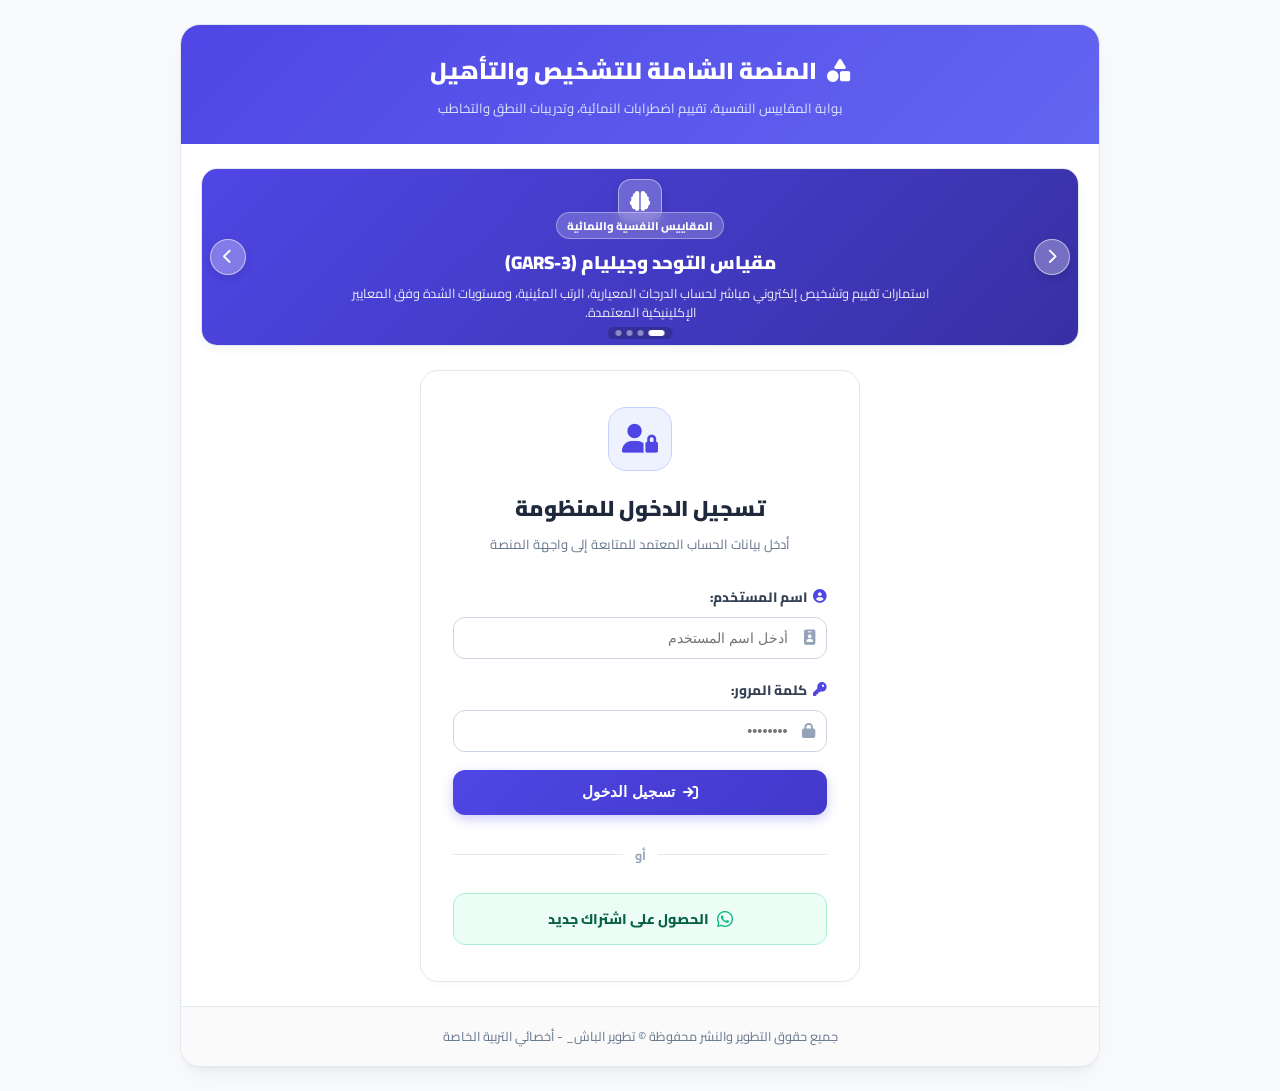
<file: index.html>
<!DOCTYPE html>
<html lang="ar" dir="rtl">
<head>
    <meta charset="UTF-8">
    <meta name="viewport" content="width=device-width, initial-scale=1.0, maximum-scale=1.0, user-scalable=no">
    <title>تسجيل الدخول - المنصة الشاملة للتشخيص والتأهيل</title>

    <!-- التحقق إذا كان مسجلاً بالفعل، يتم توجيهه إلى home.html فوراً -->
    <script>
        if (localStorage.getItem("currentUser")) {
            window.location.replace("home.html");
        }
    </script>

    <!-- استدعاء خط Cairo وأيقونات FontAwesome المعتمدة في report.html -->
    <link href="https://fonts.googleapis.com/css2?family=Cairo:wght@400;600;700;800;900&display=swap" rel="stylesheet">
    <link rel="stylesheet" href="https://cdnjs.cloudflare.com/ajax/libs/font-awesome/6.5.1/css/all.min.css">

    <style>
        :root {
            --primary-color: #4f46e5;
            --primary-light: #eef2ff;
            --primary-dark: #4338ca;
            --success-color: #10b981;
            --danger-color: #ef4444;
            --bg-color: #f8fafc;
            --card-bg: #ffffff;
            --text-main: #1e293b;
            --text-muted: #64748b;
            --border-color: #e2e8f0;
        }

        *, *::before, *::after {
            box-sizing: border-box;
            margin: 0;
            padding: 0;
            -webkit-tap-highlight-color: transparent;
        }

        body {
            font-family: 'Cairo', sans-serif;
            background-color: var(--bg-color);
            color: var(--text-main);
            padding: 1.5rem 0.75rem;
            min-height: 100vh;
            display: flex;
            flex-direction: column;
            justify-content: space-between;
        }

        .main-wrapper {
            width: 100%;
            max-width: 920px;
            margin: 0 auto;
            background: var(--card-bg);
            border-radius: 20px;
            box-shadow: 0 10px 25px -5px rgba(0, 0, 0, 0.05), 0 8px 10px -6px rgba(0, 0, 0, 0.05);
            border: 1px solid var(--border-color);
            overflow: hidden;
        }

        /* الهيدر العلوي بنمط report.html */
        .header {
            background: linear-gradient(135deg, #4f46e5 0%, #6366f1 100%);
            color: white;
            padding: 1.5rem 1.25rem;
            text-align: center;
        }

        .header h1 {
            font-size: 1.45rem;
            font-weight: 900;
            display: flex;
            align-items: center;
            justify-content: center;
            gap: 10px;
            flex-wrap: wrap;
        }

        .header p {
            color: #e0e7ff;
            font-size: 0.82rem;
            margin-top: 4px;
        }

        .content-area {
            padding: 1.5rem 1.25rem;
            display: flex;
            flex-direction: column;
            gap: 1.5rem;
        }

        /* =========================================
           سلايدر محتويات المنصة (الأيقونة في المنتصف بالأعلى)
           ========================================= */
        .slider-section {
            width: 100%;
            position: relative;
            background: #ffffff;
            border-radius: 16px;
            border: 1.5px solid var(--border-color);
            overflow: hidden;
            box-shadow: 0 4px 12px rgba(0, 0, 0, 0.03);
        }

        .slider-track {
            display: flex;
            transition: transform 0.6s cubic-bezier(0.16, 1, 0.3, 1);
            width: 100%;
        }

        .slide-item {
            min-width: 100%;
            display: flex;
            flex-direction: column;
            position: relative;
        }

        .slide-banner {
            width: 100%;
            padding: 2.7rem 2.8rem 1.4rem 2.8rem; /* مساحة علوية للأيقونة المركزية */
            display: flex;
            flex-direction: column;
            align-items: center;
            text-align: center;
            position: relative;
            color: white;
            min-height: 140px;
        }

        .slide-banner.theme-1 { background: linear-gradient(135deg, #4f46e5 0%, #3730a3 100%); }
        .slide-banner.theme-2 { background: linear-gradient(135deg, #0d9488 0%, #115e59 100%); }
        .slide-banner.theme-3 { background: linear-gradient(135deg, #2563eb 0%, #1e40af 100%); }
        .slide-banner.theme-4 { background: linear-gradient(135deg, #7c3aed 0%, #5b21b6 100%); }

        /* الأيقونة العائمة في المنتصف بالأعلى */
        .top-center-icon {
            position: absolute;
            top: 10px;
            left: 50%;
            transform: translateX(-50%);
            width: 44px;
            height: 44px;
            border-radius: 13px;
            background: rgba(255, 255, 255, 0.22);
            border: 1px solid rgba(255, 255, 255, 0.45);
            color: white;
            display: flex;
            align-items: center;
            justify-content: center;
            font-size: 1.25rem;
            backdrop-filter: blur(6px);
            box-shadow: 0 4px 10px rgba(0, 0, 0, 0.12);
            transition: transform 0.3s ease;
        }

        .slider-section:hover .top-center-icon {
            transform: translateX(-50%) scale(1.1);
        }

        .slide-tag {
            font-size: 0.7rem;
            font-weight: 800;
            background: rgba(255, 255, 255, 0.2);
            border: 1px solid rgba(255, 255, 255, 0.35);
            padding: 2px 10px;
            border-radius: 20px;
            margin-bottom: 0.35rem;
            backdrop-filter: blur(4px);
        }

        .slide-title {
            font-size: 1.15rem;
            font-weight: 900;
            margin-bottom: 0.25rem;
        }

        .slide-desc {
            font-size: 0.8rem;
            line-height: 1.5;
            color: rgba(255, 255, 255, 0.9);
            max-width: 620px;
        }

        /* علامات التمرير الجانبية (> و <) */
        .slider-side-nav {
            position: absolute;
            top: 50%;
            transform: translateY(-50%);
            width: 36px;
            height: 36px;
            border-radius: 50%;
            background: rgba(255, 255, 255, 0.3);
            border: 1px solid rgba(255, 255, 255, 0.55);
            color: white;
            display: flex;
            align-items: center;
            justify-content: center;
            cursor: pointer;
            backdrop-filter: blur(8px);
            z-index: 10;
            font-size: 0.95rem;
            font-weight: 900;
            box-shadow: 0 3px 10px rgba(0, 0, 0, 0.12);
            transition: all 0.25s cubic-bezier(0.4, 0, 0.2, 1);
        }

        .slider-side-nav.nav-right {
            right: 8px;
        }

        .slider-side-nav.nav-left {
            left: 8px;
        }

        .slider-side-nav:hover {
            background: #ffffff;
            color: var(--primary-color);
            transform: translateY(-50%) scale(1.08);
            box-shadow: 0 4px 15px rgba(79, 70, 229, 0.25);
        }

        .slider-side-nav:active {
            transform: translateY(-50%) scale(0.92);
        }

        /* مؤشرات النقاط السفلية */
        .slider-dots-box {
            position: absolute;
            bottom: 6px;
            left: 50%;
            transform: translateX(-50%);
            display: flex;
            gap: 5px;
            align-items: center;
            z-index: 10;
            background: rgba(15, 23, 42, 0.25);
            padding: 3px 8px;
            border-radius: 20px;
            backdrop-filter: blur(4px);
        }

        .slider-dot {
            width: 6px;
            height: 6px;
            border-radius: 50%;
            background: rgba(255, 255, 255, 0.45);
            cursor: pointer;
            transition: all 0.3s ease;
        }

        .slider-dot.active {
            width: 16px;
            border-radius: 8px;
            background: white;
        }

        /* =========================================
           بطاقة تسجيل الدخول
           ========================================= */
        .login-card-box {
            background: white;
            border: 1.5px solid var(--border-color);
            border-radius: 18px;
            padding: 1.75rem 1.25rem;
            max-width: 440px;
            margin: 0 auto;
            width: 100%;
            box-shadow: 0 4px 6px -1px rgba(0, 0, 0, 0.02);
        }

        @media (min-width: 480px) {
            .login-card-box {
                padding: 2.25rem 2rem;
            }
        }

        .login-header-icon {
            width: 64px;
            height: 64px;
            margin: 0 auto 1.1rem;
            border-radius: 18px;
            background: var(--primary-light);
            color: var(--primary-color);
            display: flex;
            align-items: center;
            justify-content: center;
            font-size: 1.8rem;
            border: 1px solid #c7d2fe;
        }

        .login-title {
            text-align: center;
            font-size: 1.35rem;
            font-weight: 900;
            color: #1e293b;
            margin-bottom: 4px;
        }

        .login-subtitle {
            text-align: center;
            font-size: 0.82rem;
            color: var(--text-muted);
            margin-bottom: 1.75rem;
        }

        .input-group {
            display: flex;
            flex-direction: column;
            gap: 0.45rem;
            margin-bottom: 1.1rem;
        }

        .input-group label {
            font-size: 0.85rem;
            font-weight: 800;
            color: #334155;
            display: flex;
            align-items: center;
            gap: 6px;
        }

        .input-group label i {
            color: var(--primary-color);
        }

        .input-wrapper {
            position: relative;
        }

        .input-icon {
            position: absolute;
            right: 12px;
            top: 50%;
            transform: translateY(-50%);
            color: #94a3b8;
            font-size: 0.95rem;
        }

        .input-wrapper input {
            width: 100%;
            padding: 0.75rem 2.4rem 0.75rem 0.9rem;
            border: 1.5px solid #cbd5e1;
            border-radius: 12px;
            font-size: 0.9rem;
            background: #ffffff;
            outline: none;
            color: var(--text-main);
            transition: all 0.25s ease;
        }

        .input-wrapper input:focus {
            border-color: var(--primary-color);
            box-shadow: 0 0 0 3px rgba(79, 70, 229, 0.15);
        }

        .btn-submit {
            width: 100%;
            background: linear-gradient(135deg, #4f46e5 0%, #4338ca 100%);
            color: white;
            border: none;
            padding: 0.85rem;
            border-radius: 12px;
            font-weight: 800;
            font-size: 0.95rem;
            cursor: pointer;
            display: flex;
            align-items: center;
            justify-content: center;
            gap: 8px;
            box-shadow: 0 4px 12px rgba(79, 70, 229, 0.28);
            transition: all 0.2s ease;
            margin-top: 1rem;
        }

        .btn-submit:hover {
            transform: translateY(-1px);
            box-shadow: 0 6px 16px rgba(79, 70, 229, 0.35);
        }

        .btn-submit:active {
            transform: scale(0.97);
        }

        .btn-submit:disabled {
            background: #94a3b8;
            cursor: not-allowed;
            transform: none;
            box-shadow: none;
        }

        .divider-box {
            position: relative;
            text-align: center;
            margin: 1.5rem 0;
        }

        .divider-box::before {
            content: '';
            position: absolute;
            top: 50%;
            left: 0;
            right: 0;
            border-top: 1px solid var(--border-color);
        }

        .divider-box span {
            position: relative;
            background: white;
            padding: 0 12px;
            font-size: 0.78rem;
            font-weight: 700;
            color: #94a3b8;
        }

        .btn-whatsapp {
            width: 100%;
            background: #ecfdf5;
            color: #065f46;
            border: 1.5px solid #a7f3d0;
            padding: 0.75rem;
            border-radius: 12px;
            font-weight: 800;
            font-size: 0.88rem;
            text-decoration: none;
            display: flex;
            align-items: center;
            justify-content: center;
            gap: 8px;
            transition: all 0.2s ease;
        }

        .btn-whatsapp i {
            color: var(--success-color);
            font-size: 1.15rem;
        }

        .btn-whatsapp:hover {
            background: #d1fae5;
            border-color: #6ee7b7;
            transform: translateY(-1px);
        }

        .btn-whatsapp:active {
            transform: scale(0.97);
        }

        .status-box {
            display: none;
            padding: 0.7rem;
            border-radius: 10px;
            font-size: 0.82rem;
            font-weight: 700;
            text-align: center;
            margin-top: 0.9rem;
        }

        .status-box.error {
            display: block;
            background: #fee2e2;
            color: #dc2626;
            border: 1px solid #fecaca;
        }

        .status-box.success {
            display: block;
            background: #dcfce7;
            color: #16a34a;
            border: 1px solid #bbf7d0;
        }

        .status-box.loading {
            display: block;
            background: #eef2ff;
            color: var(--primary-color);
            border: 1px solid #c7d2fe;
        }

        .footer-credit {
            text-align: center;
            padding: 1.1rem;
            font-size: 0.8rem;
            color: var(--text-muted);
            border-top: 1px solid var(--border-color);
            background: #fafafa;
        }
    </style>
</head>
<body>

    <div class="main-wrapper">
        <!-- الهيدر الموحد -->
        <header class="header">
            <h1>
                <i class="fa-solid fa-shapes"></i>
                <span>المنصة الشاملة للتشخيص والتأهيل</span>
            </h1>
            <p>بوابة المقاييس النفسية، تقييم اضطرابات النمائية، وتدريبات النطق والتخاطب</p>
        </header>

        <div class="content-area">
            
            <!-- نموذج سلايدر بدون مساحة جانبية مع أيقونة في المنتصف بالأعلى -->
            <div class="slider-section">

                <!-- زر التمرير إلى اليمين (السابق) -->
                <button type="button" class="slider-side-nav nav-right" onclick="prevSlide()" title="السابق">
                    <i class="fa-solid fa-chevron-right"></i>
                </button>

                <!-- زر التمرير إلى اليسار (التالي) -->
                <button type="button" class="slider-side-nav nav-left" onclick="nextSlide()" title="التالي">
                    <i class="fa-solid fa-chevron-left"></i>
                </button>

                <div class="slider-track" id="sliderTrack">
                    
                    <!-- الشريحة 1: المقاييس وتشخيص التوحد -->
                    <div class="slide-item">
                        <div class="slide-banner theme-1">
                            <div class="top-center-icon">
                                <i class="fa-solid fa-brain"></i>
                            </div>
                            <span class="slide-tag">المقاييس النفسية والنمائية</span>
                            <h3 class="slide-title">مقياس التوحد وجيليام (GARS-3)</h3>
                            <p class="slide-desc">
                                استمارات تقييم وتشخيص إلكتروني مباشر لحساب الدرجات المعيارية، الرتب المئينية، ومستويات الشدة وفق المعايير الإكلينيكية المعتمدة.
                            </p>
                        </div>
                    </div>

                    <!-- الشريحة 2: بروتوكول ABLLS-R -->
                    <div class="slide-item">
                        <div class="slide-banner theme-2">
                            <div class="top-center-icon">
                                <i class="fa-solid fa-book-bookmark"></i>
                            </div>
                            <span class="slide-tag">تقييم المهارات السلوكية واللغوية</span>
                            <h3 class="slide-title">برنامج الايبلز (ABLLS-R)</h3>
                            <p class="slide-desc">
                                تقييم شامل لكافة مجالات التعلم الأساسية واستخراج خطة الأهداف الفردية وجداول المتابعة الميدانية للطفل آلياً وبدون عناء.
                            </p>
                        </div>
                    </div>

                    <!-- الشريحة 3: كتابة وإعداد التقارير -->
                    <div class="slide-item">
                        <div class="slide-banner theme-3">
                            <div class="top-center-icon">
                                <i class="fa-solid fa-file-signature"></i>
                            </div>
                            <span class="slide-tag">التوثيق الإكلينيكي المعتمد</span>
                            <h3 class="slide-title">محرر التقارير الشهرية</h3>
                            <p class="slide-desc">
                                صياغة وتوثيق تقارير جلسات تنمية المهارات، التخاطب، الحسي، والحركي مع تنسيقات طباعة جاهزة واستخراج فوري بصيغة.
                            </p>
                        </div>
                    </div>

                    <!-- الشريحة 4: جلسات التخاطب والنطق -->
                    <div class="slide-item">
                        <div class="slide-banner theme-4">
                            <div class="top-center-icon">
                                <i class="fa-solid fa-head-side-cough"></i>
                            </div>
                            <span class="slide-tag">جلسات التخاطب وعيوب النطق</span>
                            <h3 class="slide-title">التدريب على اللدغات والخنف</h3>
                            <p class="slide-desc">
                                بنك الكلمات المصنفة لمخارج الأصوات والحروف في المواضع النطقية المختلفة مع تدريبات الكلام التلقائي والسياقي المعتمد.
                            </p>
                        </div>
                    </div>

                </div>

                <!-- مؤشرات النقاط السفلية -->
                <div class="slider-dots-box" id="sliderDots">
                    <div class="slider-dot active" onclick="goToSlide(0)"></div>
                    <div class="slider-dot" onclick="goToSlide(1)"></div>
                    <div class="slider-dot" onclick="goToSlide(2)"></div>
                    <div class="slider-dot" onclick="goToSlide(3)"></div>
                </div>
            </div>

            <!-- بطاقة تسجيل الدخول -->
            <div class="login-card-box">
                <div class="login-header-icon">
                    <i class="fa-solid fa-user-lock"></i>
                </div>
                <h2 class="login-title">تسجيل الدخول للمنظومة</h2>
                <p class="login-subtitle">أدخل بيانات الحساب المعتمد للمتابعة إلى واجهة المنصة</p>

                <form id="loginForm" onsubmit="handleLogin(event)">
                    <div class="input-group">
                        <label for="username">
                            <i class="fa-solid fa-circle-user"></i>
                            <span>اسم المستخدم:</span>
                        </label>
                        <div class="input-wrapper">
                            <i class="fa-solid fa-id-badge input-icon"></i>
                            <input type="text" id="username" required placeholder="أدخل اسم المستخدم">
                        </div>
                    </div>

                    <div class="input-group">
                        <label for="password">
                            <i class="fa-solid fa-key"></i>
                            <span>كلمة المرور:</span>
                        </label>
                        <div class="input-wrapper">
                            <i class="fa-solid fa-lock input-icon"></i>
                            <input type="password" id="password" required placeholder="••••••••">
                        </div>
                    </div>

                    <div id="statusBox" class="status-box"></div>

                    <button type="submit" id="submitBtn" class="btn-submit">
                        <i class="fa-solid fa-arrow-right-to-bracket"></i>
                        <span>تسجيل الدخول</span>
                    </button>
                </form>

                <div class="divider-box">
                    <span>أو</span>
                </div>

                <!-- زر الحصول على اشتراك عبر واتساب -->
                <a href="https://wa.me/201212436658?text=%D8%A7%D8%B1%D9%8A%D8%AF%20%D8%A7%D9%84%D8%AD%D8%B5%D9%88%D9%84%20%D8%B9%D9%84%D9%89%20%D8%A7%D8%B4%D8%AA%D8%B1%D8%A7%D9%83%20%D8%A8%D8%A7%D9%84%D9%85%D9%86%D8%B5%D8%A9"
                    target="_blank" class="btn-whatsapp">
                    <i class="fa-brands fa-whatsapp"></i>
                    <span>الحصول على اشتراك جديد</span>
                </a>
            </div>

        </div>

        <!-- فوتر المطور -->
        <footer class="footer-credit">
            جميع حقوق التطوير والنشر محفوظة © تطوير الباش_ - أخصائي التربية الخاصة
        </footer>
    </div>

    <script>
        const SCRIPT_URL = "https://script.google.com/macros/s/AKfycbxGhZDoNtGJSKLDnoA1KfPY7-QG9fQjvaqDWpOLpLedLi9hnb5ZUNf6l-61r-oGoNy0SA/exec";

        // ==========================================
        // محرك تشغيل السلايدر التفاعلي
        // ==========================================
        let currentSlide = 0;
        const totalSlides = 4;
        let slideInterval = null;

        function updateSlider() {
            const track = document.getElementById('sliderTrack');
            track.style.transform = `translateX(${currentSlide * 100}%)`;

            const dots = document.querySelectorAll('.slider-dot');
            dots.forEach((dot, idx) => {
                dot.classList.toggle('active', idx === currentSlide);
            });
        }

        function nextSlide() {
            currentSlide = (currentSlide + 1) % totalSlides;
            updateSlider();
            resetSlideTimer();
        }

        function prevSlide() {
            currentSlide = (currentSlide - 1 + totalSlides) % totalSlides;
            updateSlider();
            resetSlideTimer();
        }

        function goToSlide(index) {
            currentSlide = index;
            updateSlider();
            resetSlideTimer();
        }

        function startSlideTimer() {
            slideInterval = setInterval(nextSlide, 5000);
        }

        function resetSlideTimer() {
            clearInterval(slideInterval);
            startSlideTimer();
        }

        startSlideTimer();

        // ==========================================
        // معالجة تسجيل الدخول وربط الخادم
        // ==========================================
        async function handleLogin(e) {
            e.preventDefault();
            const u = document.getElementById("username").value.trim();
            const p = document.getElementById("password").value;
            const statusBox = document.getElementById("statusBox");
            const btn = document.getElementById("submitBtn");

            btn.disabled = true;
            btn.innerHTML = `<i class="fa-solid fa-spinner fa-spin"></i><span>جاري التحقق من الحساب...</span>`;
            statusBox.className = "status-box loading";
            statusBox.innerText = "جاري الاتصال بقاعدة البيانات وقفل الحساب...";

            try {
                const response = await fetch(SCRIPT_URL, {
                    method: "POST",
                    headers: { "Content-Type": "text/plain;charset=utf-8" },
                    body: JSON.stringify({ action: "login", username: u, password: p })
                });

                const data = await response.json();

                if (data.status === "success") {
                    statusBox.className = "status-box success";
                    statusBox.innerText = "تم تسجيل الدخول بنجاح! جاري تحويلك...";
                    
                    localStorage.setItem("currentUser", u);
                    
                    setTimeout(() => {
                        window.location.replace("home.html");
                    }, 600);
                } else {
                    statusBox.className = "status-box error";
                    statusBox.innerText = data.message || "بيانات الدخول غير صحيحة.";
                    btn.disabled = false;
                    btn.innerHTML = `<i class="fa-solid fa-arrow-right-to-bracket"></i><span>تسجيل الدخول</span>`;
                }
            } catch (err) {
                statusBox.className = "status-box error";
                statusBox.innerText = "تعذر الاتصال بالخادم. يرجى التحقق من اتصال الإنترنت.";
                btn.disabled = false;
                btn.innerHTML = `<i class="fa-solid fa-arrow-right-to-bracket"></i><span>تسجيل الدخول</span>`;
            }
        }
    </script>
</body>
</html>
</file>
<file: style.css>
:root {
    --primary-color: #4f46e5;
    --primary-light: #eef2ff;
    --primary-dark: #4338ca;
    --primary-gradient: linear-gradient(135deg, #4f46e5 0%, #6366f1 100%);
    --success-color: #10b981;
    --warning-color: #f59e0b;
    --danger-color: #ef4444;
    --bg-color: #f8fafc;
    --card-bg: #ffffff;
    --text-main: #1e293b;
    --text-muted: #64748b;
    --border-color: #e2e8f0;
    --border-hover: #cbd5e1;
    --radius: 16px;
    --radius-sm: 10px;
    --shadow-sm: 0 2px 4px rgba(0, 0, 0, 0.02);
    --shadow-md: 0 10px 25px -5px rgba(0, 0, 0, 0.05), 0 8px 10px -6px rgba(0, 0, 0, 0.05);

    --print-font-size: 10px;
    --print-cell-padding: 5px 7px;
}

*, *::before, *::after {
    box-sizing: border-box;
    margin: 0;
    padding: 0;
    font-family: 'Cairo', sans-serif;
    -webkit-tap-highlight-color: transparent;
}

body {
    background-color: var(--bg-color);
    color: var(--text-main);
    line-height: 1.6;
    min-height: 100vh;
    display: flex;
    flex-direction: column;
}

.svg-icon {
    width: 18px;
    height: 18px;
    fill: none;
    stroke: currentColor;
    stroke-width: 2;
    stroke-linecap: round;
    stroke-linejoin: round;
    display: inline-block;
    vertical-align: middle;
    flex-shrink: 0;
}

#toastContainer {
    position: fixed;
    top: 20px;
    left: 50%;
    transform: translateX(-50%);
    max-width: 440px;
    width: 90%;
    z-index: 99999;
    pointer-events: none;
    display: flex;
    flex-direction: column;
    gap: 10px;
}

.toast-card {
    pointer-events: auto;
    background: rgba(255, 255, 255, 0.98);
    backdrop-filter: blur(12px);
    border-radius: 14px;
    box-shadow: 0 15px 30px -5px rgba(15, 23, 42, 0.15), 0 0 0 1px rgba(226, 232, 240, 0.9);
    border-right: 5px solid var(--primary-color);
    padding: 12px 16px;
    display: flex;
    align-items: center;
    gap: 12px;
    transform: translateY(-20px) scale(0.95);
    opacity: 0;
    transition: all 0.3s cubic-bezier(0.16, 1, 0.3, 1);
    position: relative;
    overflow: hidden;
}

.toast-card.show {
    transform: translateY(0) scale(1);
    opacity: 1;
}

.toast-card.success { border-right-color: var(--success-color); }
.toast-card.warning { border-right-color: var(--warning-color); }
.toast-card.danger { border-right-color: var(--danger-color); }

.toast-icon-wrap {
    width: 36px;
    height: 36px;
    border-radius: 10px;
    display: flex;
    align-items: center;
    justify-content: center;
    flex-shrink: 0;
    background: var(--primary-light);
    color: var(--primary-color);
}

.toast-card.success .toast-icon-wrap { background: #dcfce7; color: var(--success-color); }
.toast-card.warning .toast-icon-wrap { background: #fef3c7; color: var(--warning-color); }
.toast-card.danger .toast-icon-wrap { background: #fee2e2; color: var(--danger-color); }

.toast-content { flex: 1; }
.toast-title {
    font-size: 0.9rem;
    font-weight: 800;
    color: var(--text-main);
    margin-bottom: 2px;
}
.toast-desc { font-size: 0.8rem; color: var(--text-muted); font-weight: 600; }
.toast-progress {
    position: absolute;
    bottom: 0;
    right: 0;
    height: 3px;
    background: currentColor;
    opacity: 0.3;
    width: 100%;
    animation: toastCountdown linear forwards;
}

@keyframes toastCountdown {
    from { width: 100%; }
    to { width: 0%; }
}

header {
    background: var(--primary-gradient);
    color: white;
    padding: 1.25rem 1.5rem;
    box-shadow: 0 4px 15px rgba(79, 70, 229, 0.15);
    position: sticky;
    top: 0;
    z-index: 100;
}

.header-wrap {
    max-width: 1100px;
    margin: 0 auto;
    display: flex;
    justify-content: space-between;
    align-items: center;
    gap: 16px;
    flex-wrap: wrap;
}

.header-title {
    display: flex;
    align-items: center;
    gap: 12px;
}

.header-title-icon {
    width: 48px;
    height: 48px;
    background: rgba(255, 255, 255, 0.18);
    border-radius: 14px;
    display: flex;
    align-items: center;
    justify-content: center;
    border: 1px solid rgba(255, 255, 255, 0.3);
    backdrop-filter: blur(4px);
}

.header-title-icon .svg-icon {
    width: 24px;
    height: 24px;
}

.header-title h1 { font-size: 1.25rem; font-weight: 900; }
.header-title p { font-size: 0.8rem; color: #e0e7ff; }

.header-actions {
    display: flex;
    align-items: center;
    gap: 8px;
    flex-wrap: wrap;
}

.header-btn {
    background: rgba(255, 255, 255, 0.18);
    color: white;
    border: 1px solid rgba(255, 255, 255, 0.35);
    border-radius: 12px;
    padding: 0.55rem 1rem;
    font-weight: 700;
    font-size: 0.85rem;
    cursor: pointer;
    display: inline-flex;
    align-items: center;
    justify-content: center;
    gap: 6px;
    backdrop-filter: blur(4px);
    transition: all 0.2s ease;
    text-decoration: none;
}

.header-btn:hover {
    background: rgba(255, 255, 255, 0.3);
    transform: translateY(-1px);
}

.header-btn-plan {
    background: white;
    color: var(--primary-color);
    border: none;
    border-radius: 12px;
    padding: 0.55rem 1.25rem;
    font-weight: 800;
    font-size: 0.88rem;
    cursor: pointer;
    display: inline-flex;
    align-items: center;
    justify-content: center;
    gap: 8px;
    box-shadow: 0 4px 10px rgba(0,0,0,0.1);
    transition: all 0.2s ease;
}

.header-btn-plan:hover {
    background: #f8fafc;
    transform: translateY(-1px);
    box-shadow: 0 6px 15px rgba(0,0,0,0.15);
}

.badge-count-header {
    background: var(--primary-light);
    color: var(--primary-color);
    padding: 2px 8px;
    border-radius: 20px;
    font-size: 0.78rem;
    font-weight: 900;
}

.stepper-nav {
    display: flex;
    background: white;
    border-radius: var(--radius);
    padding: 6px;
    margin-bottom: 20px;
    border: 1px solid var(--border-color);
    box-shadow: var(--shadow-sm);
    gap: 6px;
}

.step-pill {
    flex: 1;
    text-align: center;
    padding: 10px 14px;
    border-radius: 10px;
    font-size: 0.86rem;
    font-weight: 800;
    color: var(--text-muted);
    background: #f8fafc;
    border: 1px solid var(--border-color);
    cursor: pointer;
    transition: all 0.2s;
    display: flex;
    align-items: center;
    justify-content: center;
    gap: 8px;
}

.step-pill.active {
    background: var(--primary-color);
    color: white;
    border-color: var(--primary-color);
    box-shadow: 0 2px 8px rgba(79, 70, 229, 0.25);
}

.step-pill.completed {
    background: #ecfdf5;
    color: var(--success-color);
    border-color: #a7f3d0;
}

.app-container {
    max-width: 1040px;
    margin: 20px auto;
    padding: 0 14px;
    flex: 1;
    width: 100%;
}

.step-card {
    background: var(--card-bg);
    border-radius: 20px;
    border: 1px solid var(--border-color);
    padding: 24px;
    box-shadow: var(--shadow-md);
    margin-bottom: 20px;
}

.step-title {
    font-size: 1.15rem;
    font-weight: 900;
    color: #1e293b;
    margin-bottom: 16px;
    border-bottom: 2px solid #f1f5f9;
    padding-bottom: 10px;
    display: flex;
    align-items: center;
    gap: 8px;
}

.step-title .svg-icon {
    color: var(--primary-color);
}

.form-grid {
    display: grid;
    grid-template-columns: repeat(auto-fit, minmax(210px, 1fr));
    gap: 14px;
}

.form-group {
    display: flex;
    flex-direction: column;
    gap: 6px;
    width: 100%;
}

.form-group label {
    font-size: 0.85rem;
    font-weight: 800;
    color: #334155;
    display: flex;
    align-items: center;
    gap: 6px;
}

.form-group label .svg-icon {
    color: var(--primary-color);
}

.form-group input, .form-group select, .form-group textarea {
    padding: 0.75rem 0.9rem;
    border: 1.5px solid #cbd5e1;
    border-radius: 12px;
    font-size: 0.9rem;
    outline: none;
    background: #ffffff;
    transition: all 0.25s ease;
    color: var(--text-main);
    width: 100%;
    max-width: 100%;
}

.form-group input:focus, .form-group select:focus, .form-group textarea:focus {
    border-color: var(--primary-color);
    box-shadow: 0 0 0 3px rgba(79, 70, 229, 0.15);
}

.btn {
    padding: 0.7rem 1.5rem;
    border-radius: 12px;
    font-weight: 800;
    font-size: 0.88rem;
    cursor: pointer;
    border: none;
    display: inline-flex;
    align-items: center;
    justify-content: center;
    gap: 7px;
    transition: all 0.2s;
    text-decoration: none;
}

.btn-primary { 
    background: var(--primary-color); 
    color: white; 
    box-shadow: 0 4px 12px rgba(79, 70, 229, 0.25); 
}
.btn-primary:hover { 
    background: var(--primary-dark); 
    transform: translateY(-1px);
}

.btn-success { 
    background: var(--success-color); 
    color: white; 
    box-shadow: 0 4px 12px rgba(16, 185, 129, 0.25); 
}

.btn-royal {
    background: linear-gradient(135deg, #4f46e5 0%, #6366f1 100%);
    color: white;
    box-shadow: 0 4px 12px rgba(79, 70, 229, 0.3);
}
.btn-royal:hover {
    transform: translateY(-1px);
    box-shadow: 0 6px 16px rgba(79, 70, 229, 0.4);
}

.btn-outline { 
    background: #fff; 
    border: 1.5px solid var(--border-color); 
    color: #334155; 
}
.btn-outline:hover { 
    background: var(--bg-color); 
    border-color: var(--border-hover); 
}

.step-actions-footer {
    margin-top: 24px;
    display: flex;
    align-items: center;
    justify-content: space-between;
    gap: 16px;
    padding-top: 14px;
    border-top: 1px solid var(--border-color);
}

.step-nav-btn {
    min-width: 190px;
    height: 44px;
}

.btn-mini {
    padding: 5px 12px;
    font-size: 0.78rem;
    border-radius: 8px;
    font-weight: 700;
    cursor: pointer;
    border: 1px solid var(--border-color);
    background: #fff;
    color: var(--text-muted);
    transition: all 0.15s;
    display: inline-flex;
    align-items: center;
    gap: 4px;
}
.btn-mini:hover { 
    background: var(--primary-light); 
    color: var(--primary-color); 
    border-color: #c7d2fe; 
}

.skills-preset-box {
    background: linear-gradient(135deg, #eef2ff 0%, #f0fdf4 100%);
    border: 2px dashed #6366f1;
    border-radius: var(--radius);
    padding: 14px 18px;
    margin-bottom: 16px;
    display: flex;
    align-items: center;
    justify-content: space-between;
    flex-wrap: wrap;
    gap: 12px;
    cursor: pointer;
    transition: all 0.2s;
}

.skills-preset-box:hover {
    border-color: var(--primary-color);
    background: #e0e7ff;
}

.skills-preset-box.active {
    background: var(--primary-light);
    border: 2px solid var(--primary-color);
}

.skills-preset-content {
    display: flex;
    align-items: center;
    gap: 12px;
}

.skills-preset-checkbox {
    width: 20px;
    height: 20px;
    accent-color: var(--primary-color);
    cursor: pointer;
}

.skills-preset-info strong {
    display: flex;
    align-items: center;
    gap: 6px;
    font-size: 0.96rem;
    color: var(--primary-color);
    font-weight: 800;
}

.skills-preset-info span {
    font-size: 0.8rem;
    color: var(--text-muted);
    font-weight: 600;
}

.skills-badges {
    display: flex;
    gap: 6px;
    flex-wrap: wrap;
}

.skill-tag {
    background: var(--primary-color);
    color: white;
    font-weight: 800;
    font-size: 0.75rem;
    padding: 2px 8px;
    border-radius: 6px;
}

.dim-card {
    border: 1.5px solid var(--border-color);
    border-radius: var(--radius);
    margin-bottom: 12px;
    background: white;
    overflow: hidden;
    transition: all 0.2s ease;
}

.dim-card.active { border-color: #c7d2fe; }

.dim-header {
    padding: 14px 16px;
    background: #fbfcfd;
    display: flex;
    align-items: center;
    justify-content: space-between;
    cursor: pointer;
    user-select: none;
}

.dim-card.active .dim-header { background: var(--primary-light); }
.dim-title-group { display: flex; align-items: center; gap: 8px; }
.dim-checkbox { width: 18px; height: 18px; accent-color: var(--primary-color); cursor: pointer; }
.dim-title-text { font-size: 0.95rem; font-weight: 800; color: var(--text-main); }

.domains-drawer {
    display: none;
    padding: 14px 16px;
    background: white;
    border-top: 1px solid var(--border-color);
}

.dim-card.active .domains-drawer { display: block; }

.domains-toolbar {
    display: flex;
    align-items: center;
    justify-content: space-between;
    margin-bottom: 10px;
    flex-wrap: wrap;
    gap: 6px;
}

.domains-grid {
    display: grid;
    grid-template-columns: repeat(auto-fill, minmax(240px, 1fr));
    gap: 8px;
}

.domain-item {
    display: flex;
    align-items: center;
    justify-content: space-between;
    padding: 9px 12px;
    border: 1.5px solid var(--border-color);
    border-radius: var(--radius-sm);
    background: #fff;
    cursor: pointer;
    user-select: none;
    transition: all 0.15s;
}

.domain-item:hover { border-color: #c7d2fe; background: var(--primary-light); }
.domain-item.checked { border-color: var(--primary-color); background: var(--primary-light); }
.domain-right { display: flex; align-items: center; gap: 6px; }
.domain-code-badge { background: var(--primary-color); color: white; font-size: 0.75rem; font-weight: 800; padding: 2px 6px; border-radius: 4px; }
.domain-name { font-size: 0.85rem; font-weight: 700; }
.goal-count-badge { font-size: 0.72rem; background: #e2e8f0; color: var(--text-muted); padding: 2px 6px; border-radius: 10px; }

.domain-block {
    background: white;
    border-radius: var(--radius);
    border: 1px solid var(--border-color);
    margin-bottom: 18px;
    overflow: hidden;
    box-shadow: var(--shadow-sm);
}

.domain-block-header {
    background: linear-gradient(135deg, #4f46e5 0%, #6366f1 100%);
    color: white;
    padding: 12px 18px;
    display: flex;
    align-items: center;
    justify-content: space-between;
}

.task-card {
    border: 1.5px solid var(--border-color);
    border-radius: 12px;
    margin: 12px 14px;
    background: #fff;
    transition: all 0.2s;
}

.task-card.has-target { border-color: var(--primary-color); box-shadow: 0 4px 12px rgba(79, 70, 229, 0.1); }
.task-header {
    background: #f8fafc;
    padding: 9px 14px;
    border-bottom: 1px solid var(--border-color);
    display: flex;
    align-items: center;
    gap: 6px;
}

.task-id-badge { background: var(--primary-color); color: white; font-weight: 800; font-size: 0.78rem; padding: 1px 7px; border-radius: 4px; }
.task-title { font-weight: 700; font-size: 0.92rem; }
.task-body { padding: 12px 14px; }
.task-goal-desc { font-size: 0.82rem; color: var(--text-muted); margin-bottom: 10px; padding-right: 8px; border-right: 3px solid var(--primary-color); }
.criteria-flex { display: flex; flex-direction: column; gap: 6px; }

.criterion-box {
    display: flex;
    align-items: center;
    gap: 10px;
    padding: 8px 12px;
    border: 1.5px solid var(--border-color);
    border-radius: 8px;
    cursor: pointer;
    transition: all 0.15s;
}

.criterion-box:hover { background: var(--bg-color); border-color: #c7d2fe; }
.criterion-box.highlighted { background: var(--primary-light); border-color: var(--primary-color); }
.score-pill { background: #e2e8f0; color: var(--text-main); font-size: 0.72rem; font-weight: 800; padding: 2px 7px; border-radius: 4px; white-space: nowrap; }
.criterion-box.highlighted .score-pill { background: var(--primary-color); color: white; }
.crit-text { font-size: 0.85rem; flex: 1; }

.criterion-box input[type="checkbox"] {
    width: 17px;
    height: 17px;
    accent-color: var(--primary-color);
    cursor: pointer;
    pointer-events: none;
}

/* ========================================================
   تنسيق القسم الإضافي الرأسي المطور (Field Cards)
   ======================================================== */
.custom-domain-section {
    background: white;
    border-radius: var(--radius);
    border: 2px dashed #c7d2fe;
    margin-top: 24px;
    margin-bottom: 70px;
    overflow: hidden;
    box-shadow: var(--shadow-sm);
    transition: all 0.25s ease;
}

.custom-domain-section.active {
    border: 2px solid var(--primary-color);
    box-shadow: var(--shadow-md);
}

.custom-section-header {
    background: #f8fafc;
    padding: 14px 18px;
    display: flex;
    align-items: center;
    justify-content: space-between;
    border-bottom: 1.5px solid var(--border-color);
    flex-wrap: wrap;
    gap: 10px;
}

.custom-section-header.active {
    background: linear-gradient(135deg, #4f46e5 0%, #6366f1 100%);
    color: white;
    border-bottom: none;
}

.custom-header-title {
    display: flex;
    align-items: center;
    gap: 10px;
    font-size: 1.05rem;
    font-weight: 900;
}

.custom-toggle-wrap {
    display: flex;
    align-items: center;
    gap: 8px;
    cursor: pointer;
    font-weight: 800;
    font-size: 0.88rem;
    user-select: none;
}

.custom-toggle-wrap input[type="checkbox"] {
    width: 18px;
    height: 18px;
    accent-color: var(--primary-color);
    cursor: pointer;
}

.custom-section-body {
    padding: 20px 18px;
    display: none;
    flex-direction: column;
    gap: 18px;
    background: #fafcff;
}

.custom-section-body.active {
    display: flex;
}

.custom-domain-meta-box {
    background: white;
    border: 1.5px solid var(--border-color);
    border-radius: 14px;
    padding: 16px;
    display: flex;
    flex-direction: column;
    gap: 14px;
    box-shadow: var(--shadow-sm);
}

.custom-goals-feed {
    display: flex;
    flex-direction: column;
    gap: 16px;
    width: 100%;
}

.custom-goal-card {
    background: white;
    border: 1.5px solid var(--border-color);
    border-radius: 14px;
    padding: 16px;
    display: flex;
    flex-direction: column;
    gap: 12px;
    box-shadow: var(--shadow-sm);
    position: relative;
    border-right: 5px solid var(--primary-color);
    width: 100%;
}

.custom-goal-header-row {
    display: flex;
    align-items: center;
    justify-content: space-between;
    gap: 10px;
    padding-bottom: 6px;
    border-bottom: 1px solid var(--border-color);
}

.custom-goal-header-row strong {
    font-size: 0.92rem;
    font-weight: 900;
    color: var(--primary-color);
    display: flex;
    align-items: center;
    gap: 6px;
}

/* تنسيق الحقول تحت بعضها بشكل كامل ومريح */
.custom-fields-vertical {
    display: flex;
    flex-direction: column;
    gap: 12px;
    width: 100%;
}

.custom-crit-box-wrap {
    background: #f8fafc;
    border: 1px solid var(--border-color);
    border-radius: 12px;
    padding: 12px;
    display: flex;
    flex-direction: column;
    gap: 8px;
    width: 100%;
}

.custom-crit-row {
    display: flex;
    align-items: center;
    gap: 8px;
    width: 100%;
}

.btn-danger-mini {
    background: #fee2e2;
    color: var(--danger-color);
    border: 1px solid #fecaca;
    padding: 4px 10px;
    border-radius: 8px;
    font-size: 0.75rem;
    font-weight: 800;
    cursor: pointer;
    display: inline-flex;
    align-items: center;
    gap: 4px;
    transition: all 0.15s;
    white-space: nowrap;
}

.btn-danger-mini:hover {
    background: #fca5a5;
    color: #991b1b;
}

.bottom-bar {
    position: fixed;
    bottom: 0;
    left: 0;
    right: 0;
    background: rgba(255, 255, 255, 0.98);
    backdrop-filter: blur(10px);
    border-top: 1px solid var(--border-color);
    padding: 12px 20px;
    box-shadow: 0 -4px 15px rgba(0,0,0,0.06);
    display: flex;
    align-items: center;
    justify-content: space-between;
    z-index: 90;
}

.bottom-bar-stat {
    font-size: 0.9rem;
    font-weight: 800;
    display: flex;
    align-items: center;
    gap: 8px;
}

footer.site-footer {
    background: #ffffff;
    border-top: 1px solid var(--border-color);
    padding: 16px 20px;
    text-align: center;
    font-size: 0.85rem;
    font-weight: 700;
    color: var(--text-muted);
    margin-top: auto;
}

#planModalView {
    display: none;
    position: fixed;
    top: 0;
    left: 0;
    right: 0;
    bottom: 0;
    background: #ffffff;
    z-index: 200;
    overflow-y: auto;
    padding: 16px;
}

.plan-sheet-wrap {
    max-width: 980px;
    margin: 0 auto;
    transition: max-width 0.25s ease;
}

.plan-sheet-wrap.landscape-mode {
    max-width: 1300px;
}

.plan-top-toolbar {
    background: #ffffff;
    border: 1px solid var(--border-color);
    border-radius: var(--radius);
    padding: 12px 16px;
    margin-bottom: 16px;
    display: flex;
    flex-wrap: wrap;
    align-items: center;
    justify-content: space-between;
    gap: 10px;
    box-shadow: var(--shadow-sm);
}

.toolbar-group {
    display: flex;
    align-items: center;
    flex-wrap: wrap;
    gap: 8px;
}

.print-settings-overlay {
    display: none;
    position: fixed;
    inset: 0;
    background: rgba(15, 23, 42, 0.6);
    backdrop-filter: blur(6px);
    z-index: 300;
    align-items: center;
    justify-content: center;
    padding: 16px;
    animation: fadeInOverlay 0.2s ease;
}

@keyframes fadeInOverlay {
    from { opacity: 0; }
    to { opacity: 1; }
}

.print-settings-dialog {
    background: #ffffff;
    border-radius: 20px;
    width: 100%;
    max-width: 680px;
    max-height: 90vh;
    overflow-y: auto;
    box-shadow: var(--shadow-md);
    border: 1px solid var(--border-color);
    display: flex;
    flex-direction: column;
}

.settings-dialog-header {
    padding: 18px 24px;
    border-bottom: 1px solid var(--border-color);
    display: flex;
    align-items: center;
    justify-content: space-between;
    background: #fafcff;
}

.settings-dialog-header h3 {
    font-size: 1.15rem;
    font-weight: 900;
    color: var(--primary-color);
    display: flex;
    align-items: center;
    gap: 8px;
}

.close-dialog-btn {
    width: 32px;
    height: 32px;
    border-radius: 8px;
    border: none;
    background: #f1f5f9;
    color: var(--text-muted);
    cursor: pointer;
    display: flex;
    align-items: center;
    justify-content: center;
    transition: all 0.2s;
}

.close-dialog-btn:hover {
    background: #fee2e2;
    color: var(--danger-color);
}

.settings-dialog-body {
    padding: 22px 24px;
    display: flex;
    flex-direction: column;
    gap: 18px;
}

.settings-section-card {
    background: #f8fafc;
    border: 1px solid var(--border-color);
    border-radius: 14px;
    padding: 14px 16px;
}

.settings-section-title {
    font-size: 0.88rem;
    font-weight: 800;
    color: #1e293b;
    margin-bottom: 12px;
    display: flex;
    align-items: center;
    gap: 6px;
}

.settings-section-title .svg-icon {
    color: var(--primary-color);
}

.settings-grid {
    display: grid;
    grid-template-columns: repeat(auto-fit, minmax(220px, 1fr));
    gap: 12px;
}

.ctrl-item {
    display: flex;
    flex-direction: column;
    gap: 5px;
}

.ctrl-item label {
    font-size: 0.82rem;
    font-weight: 700;
    color: var(--text-muted);
}

.ctrl-item input[type="text"], .ctrl-item select, .ctrl-item input[type="file"] {
    padding: 9px 12px;
    border-radius: 10px;
    border: 1.5px solid var(--border-color);
    font-size: 0.88rem;
    background: #fff;
    outline: none;
    transition: border-color 0.2s;
}

.ctrl-item input[type="text"]:focus, .ctrl-item select:focus {
    border-color: var(--primary-color);
}

.toggle-switch-card {
    display: flex;
    align-items: center;
    justify-content: space-between;
    padding: 10px 14px;
    background: #ffffff;
    border: 1.5px solid var(--border-color);
    border-radius: 12px;
    margin-top: 8px;
    cursor: pointer;
    transition: all 0.2s;
}

.toggle-switch-card:hover {
    border-color: #c7d2fe;
    background: var(--primary-light);
}

.toggle-switch-card strong {
    font-size: 0.85rem;
    display: flex;
    align-items: center;
    gap: 8px;
    color: var(--text-main);
}

.toggle-switch-card small {
    display: block;
    font-size: 0.74rem;
    color: var(--text-muted);
    font-weight: 600;
    margin-top: 2px;
}

.toggle-switch-card input[type="checkbox"] {
    width: 18px;
    height: 18px;
    accent-color: var(--primary-color);
    cursor: pointer;
}

.settings-dialog-footer {
    padding: 18px 24px;
    border-top: 1px solid var(--border-color);
    background: #fafcff;
    display: flex;
    justify-content: center;
    align-items: center;
}

.btn-apply-settings {
    min-width: 260px;
    height: 44px;
}

.plan-header-block {
    display: flex;
    align-items: center;
    justify-content: space-between;
    gap: 14px;
    margin-bottom: 12px;
    border-bottom: 2.5px solid var(--primary-color);
    padding-bottom: 8px;
}

.plan-header-titles {
    flex: 1;
    text-align: center;
}

.plan-header-titles h2 {
    font-size: 1.3rem;
    color: var(--primary-color);
    font-weight: 900;
}

.plan-header-titles p {
    color: var(--text-muted);
    font-size: 0.8rem;
}

.plan-logo-container {
    display: none;
    max-width: 100px;
    max-height: 60px;
    object-fit: contain;
}

.plan-meta-grid {
    display: grid;
    grid-template-columns: repeat(5, 1fr);
    gap: 8px;
    background: #f8fafc;
    border: 1px solid var(--border-color);
    padding: 8px 12px;
    border-radius: 8px;
    margin-bottom: 14px;
    font-size: 10px;
}

.plan-meta-grid.compact-single-line {
    display: flex !important;
    flex-direction: row !important;
    align-items: center !important;
    justify-content: space-between !important;
    flex-wrap: nowrap !important;
    gap: 12px !important;
    padding: 4px 10px !important;
    margin-bottom: 8px !important;
    background: #f8fafc !important;
    border: 1px solid #cbd5e1 !important;
    border-radius: 6px !important;
    font-size: 9.5px !important;
    line-height: 1.3 !important;
    overflow: hidden !important;
    white-space: nowrap !important;
}

.plan-meta-grid.compact-single-line > div {
    display: inline-flex !important;
    align-items: center !important;
    gap: 4px !important;
    flex: 1 1 auto !important;
    justify-content: center !important;
}

.plan-meta-grid.compact-single-line > div:not(:last-child) {
    border-left: 1px solid #cbd5e1;
    padding-left: 8px;
}

.domain-plan-header {
    background: #e0f2fe;
    color: #0369a1;
    padding: 6px 12px;
    border-radius: 6px;
    font-size: 0.88rem;
    font-weight: 800;
    margin: 10px 0 6px 0;
    border-right: 4px solid #0284c7;
}

.plan-table {
    width: 100%;
    border-collapse: collapse;
    margin-bottom: 10px;
    font-size: var(--print-font-size);
    table-layout: auto;
}

.plan-table th, .plan-table td {
    border: 1px solid #cbd5e1;
    padding: var(--print-cell-padding);
    text-align: right;
    vertical-align: middle;
    word-wrap: break-word;
}

.plan-table th {
    background: #f1f5f9;
    color: #1e293b;
    font-weight: 800;
}

.col-code { width: 9%; }
.col-goal { width: 31%; }
.col-score { width: 8%; }
.col-crit { width: 26%; }
.col-notes { width: 13%; }
.col-assists { width: 13%; }

.blank-notes-col {
    background: #fafafa;
}

.plan-footer-rights {
    text-align: center;
    margin-top: 14px;
    padding-top: 8px;
    border-top: 1px solid var(--border-color);
    font-size: 0.78rem;
    font-weight: 700;
    color: var(--text-muted);
}

.plan-sheet-wrap.landscape-mode .col-code { width: 8% !important; }
.plan-sheet-wrap.landscape-mode .col-goal { width: 32% !important; }
.plan-sheet-wrap.landscape-mode .col-score { width: 7% !important; }
.plan-sheet-wrap.landscape-mode .col-crit { width: 27% !important; }
.plan-sheet-wrap.landscape-mode .col-notes { width: 13% !important; }
.plan-sheet-wrap.landscape-mode .col-assists { width: 13% !important; }

@media print {
    html, body {
        background: white !important;
        color: black !important;
        margin: 0 !important;
        padding: 0 !important;
        display: block !important;
    }
    .svg-icon, .no-print, header, .bottom-bar, footer.site-footer, #toastContainer, .stepper-nav, .print-settings-overlay {
        display: none !important;
    }
    #planModalView {
        display: block !important;
        position: static !important;
        padding: 0 !important;
        overflow: visible !important;
    }
    .plan-sheet-wrap {
        max-width: 100% !important;
        margin: 0 !important;
        padding: 0 !important;
    }
    .plan-top-toolbar {
        display: none !important;
    }
    .domain-plan-header {
        background: #e0f2fe !important;
        color: #0369a1 !important;
        -webkit-print-color-adjust: exact;
        print-color-adjust: exact;
        break-after: avoid;
    }
    .plan-table {
        break-inside: auto;
        width: 100% !important;
    }
    .plan-table tr {
        break-inside: avoid;
        break-after: auto;
    }
    .plan-table th {
        background: #f1f5f9 !important;
        -webkit-print-color-adjust: exact;
        print-color-adjust: exact;
    }
    .plan-meta-grid.compact-single-line {
        display: flex !important;
        flex-direction: row !important;
        justify-content: space-between !important;
        white-space: nowrap !important;
        border: 1px solid #cbd5e1 !important;
        -webkit-print-color-adjust: exact;
        print-color-adjust: exact;
    }
    .plan-footer-rights {
        break-inside: avoid;
    }
}

@media (max-width: 768px) {
    .plan-meta-grid:not(.compact-single-line) { grid-template-columns: 1fr 1fr; }
    .plan-meta-grid.compact-single-line { flex-wrap: wrap !important; }
    .header-actions { width: 100%; margin-top: 4px; }
    .stepper-nav { flex-wrap: wrap; }
    .step-pill { flex-basis: 48%; }
    .plan-top-toolbar { padding: 10px; gap: 8px; }
    .toolbar-group { width: 100%; display: grid; grid-template-columns: 1fr 1fr; gap: 8px; }
    .toolbar-group:last-child { grid-template-columns: 1fr; margin-top: 2px; }
    .plan-top-toolbar .btn { width: 100%; justify-content: center; padding: 9px 8px; font-size: 0.8rem; }
    .step-actions-footer { flex-direction: column-reverse; }
    .step-nav-btn { width: 100%; max-width: none; }
    .btn-apply-settings { width: 100%; min-width: auto; }
}
</file>
